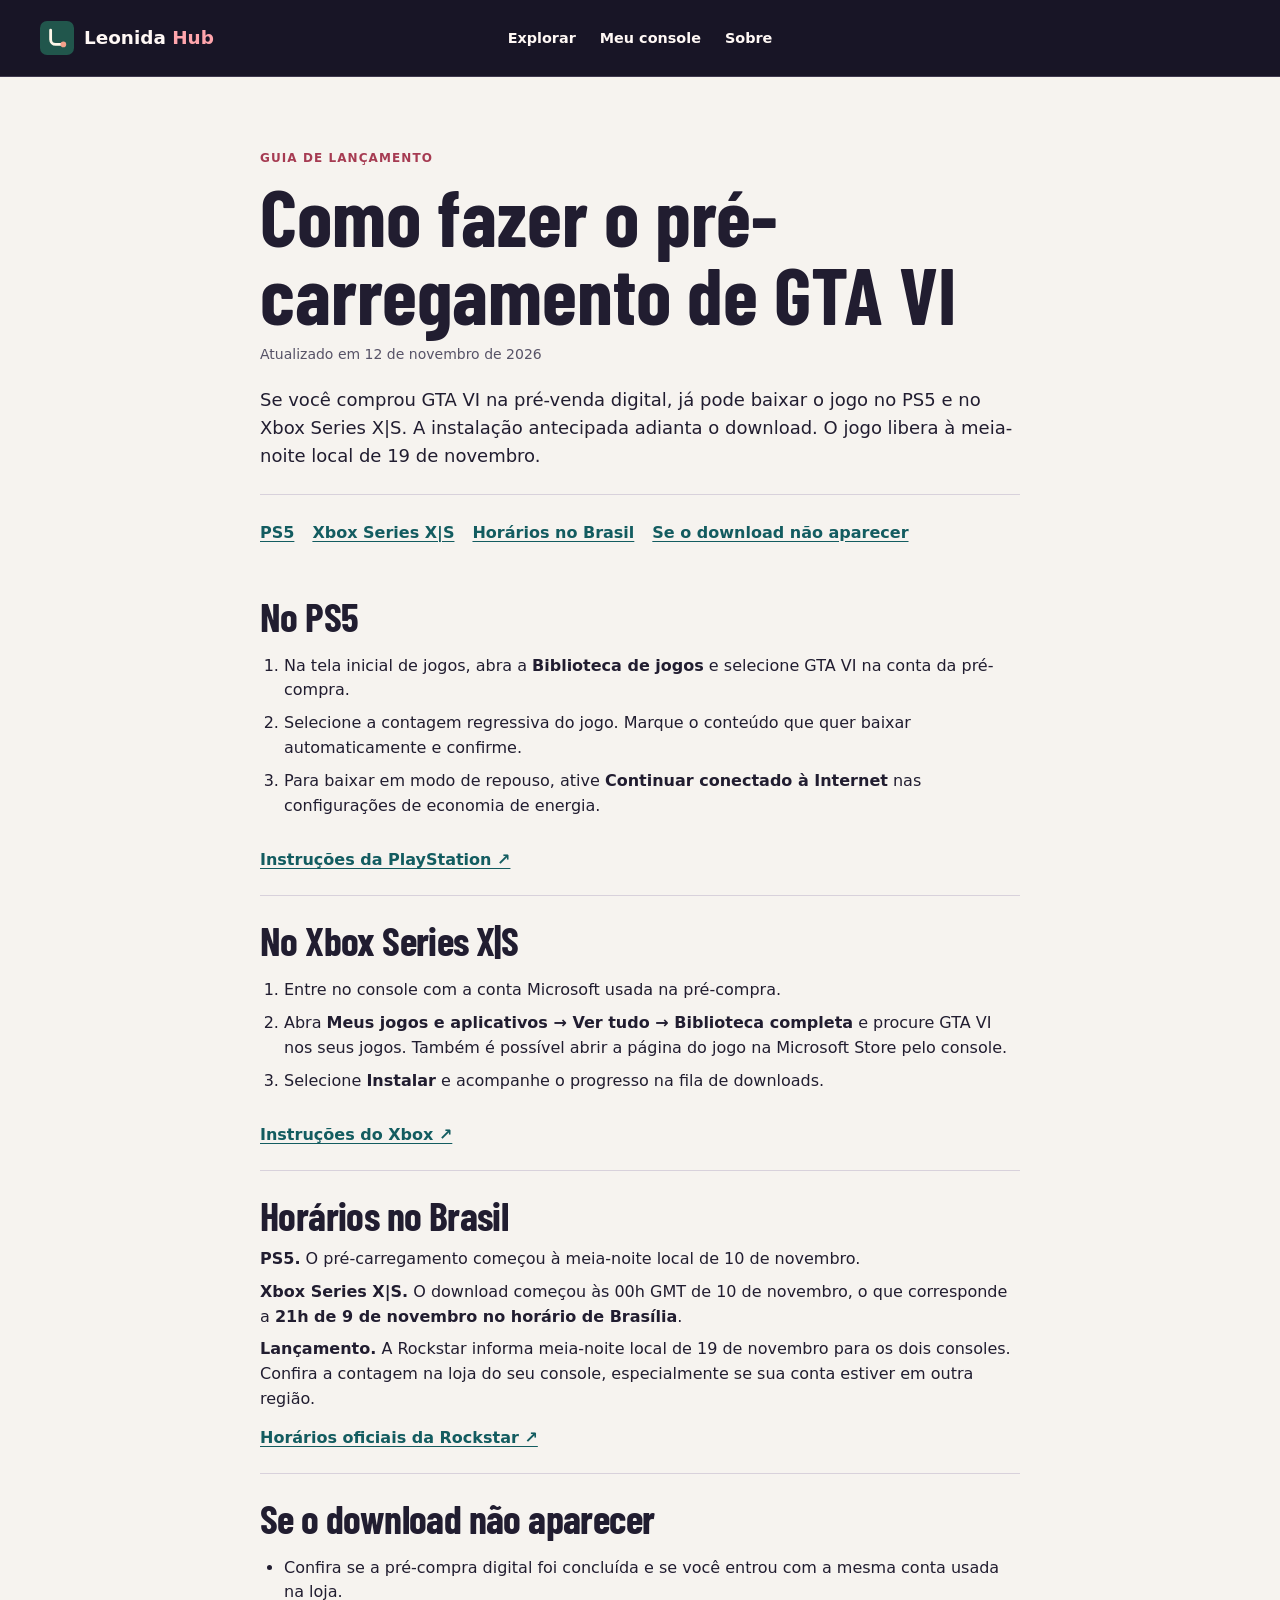
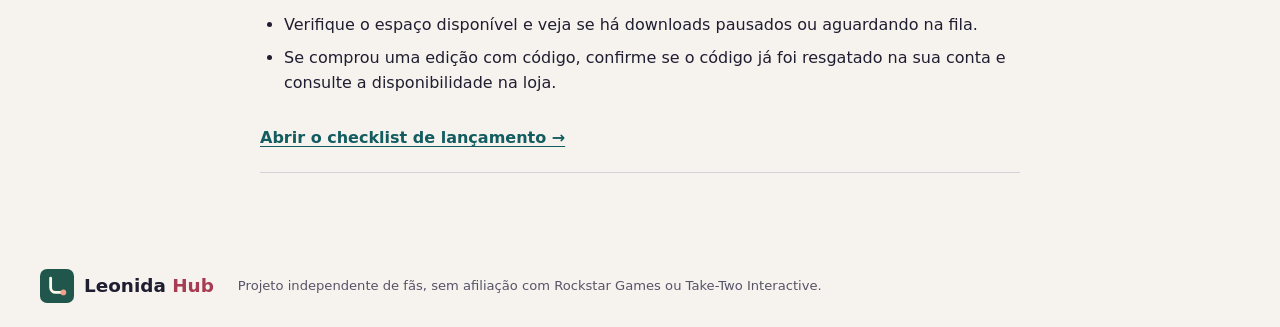
<file: leonida-hub/pre-carregamento.html>
<!doctype html>
<html lang="pt-BR">
<head>
  <meta charset="utf-8">
  <meta name="viewport" content="width=device-width, initial-scale=1">
  <meta name="theme-color" content="#181526">
  <meta name="description" content="Saiba como fazer o pré-carregamento de GTA VI no PS5 e Xbox Series X|S e confira os horários de lançamento no Brasil.">
  <title>Como fazer o pré-carregamento de GTA VI | Leonida Hub</title>
  <link rel="icon" href="favicon.svg" type="image/svg+xml">
  <link rel="stylesheet" href="styles.css">
</head>
<body>
  <a class="skip-link" href="#conteudo">Pular para conteúdo</a>
  <header class="site-header">
    <div class="shell topbar">
      <a class="brand" href="index.html" aria-label="Leonida Hub, início">
        <span class="brand-mark" aria-hidden="true"></span><span>Leonida <strong>Hub</strong></span>
      </a>
      <nav class="nav" aria-label="Principal">
        <a href="index.html#explorar">Explorar</a>
        <a href="index.html#ferramentas">Meu console</a>
        <a href="index.html#informacoes">Sobre</a>
      </nav>
    </div>
  </header>

  <main id="conteudo" class="shell guide">
    <article>
      <header>
        <p class="eyebrow">Guia de lançamento</p>
        <h1>Como fazer o pré-carregamento de GTA VI</h1>
        <p class="updated">Atualizado em <time datetime="2026-11-12">12 de novembro de 2026</time></p>
        <p class="intro">Se você comprou GTA VI na pré-venda digital, já pode baixar o jogo no PS5 e no Xbox Series X|S. A instalação antecipada adianta o download. O jogo libera à meia-noite local de 19 de novembro.</p>
      </header>

      <nav class="guide-nav" aria-label="Nesta página">
        <a class="text-link" href="#ps5">PS5</a>
        <a class="text-link" href="#xbox">Xbox Series X|S</a>
        <a class="text-link" href="#horarios">Horários no Brasil</a>
        <a class="text-link" href="#download">Se o download não aparecer</a>
      </nav>

      <section id="ps5">
        <h2>No PS5</h2>
        <ol>
          <li>Na tela inicial de jogos, abra a <strong>Biblioteca de jogos</strong> e selecione GTA VI na conta da pré-compra.</li>
          <li>Selecione a contagem regressiva do jogo. Marque o conteúdo que quer baixar automaticamente e confirme.</li>
          <li>Para baixar em modo de repouso, ative <strong>Continuar conectado à Internet</strong> nas configurações de economia de energia.</li>
        </ol>
        <a class="text-link" href="https://www.playstation.com/pt-br/support/games/pre-order-games-automatic-download-ps-store/">Instruções da PlayStation ↗</a>
      </section>

      <section id="xbox">
        <h2>No Xbox Series X|S</h2>
        <ol>
          <li>Entre no console com a conta Microsoft usada na pré-compra.</li>
          <li>Abra <strong>Meus jogos e aplicativos → Ver tudo → Biblioteca completa</strong> e procure GTA VI nos seus jogos. Também é possível abrir a página do jogo na Microsoft Store pelo console.</li>
          <li>Selecione <strong>Instalar</strong> e acompanhe o progresso na fila de downloads.</li>
        </ol>
        <a class="text-link" href="https://support.xbox.com/pt-BR/help/games-apps/game-setup-and-play/install-games">Instruções do Xbox ↗</a>
      </section>

      <section id="horarios">
        <h2>Horários no Brasil</h2>
        <p><strong>PS5.</strong> O pré-carregamento começou à meia-noite local de 10 de novembro.</p>
        <p><strong>Xbox Series X|S.</strong> O download começou às 00h GMT de 10 de novembro, o que corresponde a <strong>21h de 9 de novembro no horário de Brasília</strong>.</p>
        <p><strong>Lançamento.</strong> A Rockstar informa meia-noite local de 19 de novembro para os dois consoles. Confira a contagem na loja do seu console, especialmente se sua conta estiver em outra região.</p>
        <a class="text-link" href="https://support.rockstargames.com/articles/29jV3Cv2cCgvwM1XgtMO5o/grand-theft-auto-vi-regional-pre-load-and-release-times-on-playstation-5-and-xbox-series-x-or-s?pubDate=20261110">Horários oficiais da Rockstar ↗</a>
      </section>

      <section id="download">
        <h2>Se o download não aparecer</h2>
        <ul>
          <li>Confira se a pré-compra digital foi concluída e se você entrou com a mesma conta usada na loja.</li>
          <li>Verifique o espaço disponível e veja se há downloads pausados ou aguardando na fila.</li>
          <li>Se comprou uma edição com código, confirme se o código já foi resgatado na sua conta e consulte a disponibilidade na loja.</li>
        </ul>
        <a class="text-link" href="index.html#ferramentas">Abrir o checklist de lançamento →</a>
      </section>
    </article>
  </main>

  <footer class="site-footer">
    <div class="shell footer">
      <a class="brand" href="index.html"><span class="brand-mark" aria-hidden="true"></span><span>Leonida <strong>Hub</strong></span></a>
      <p>Projeto independente de fãs, sem afiliação com Rockstar Games ou Take-Two Interactive.</p>
    </div>
  </footer>
</body>
</html>
</file>
<file: leonida-hub/styles.css>
@import url("https://fonts.googleapis.com/css2?family=Barlow+Condensed:wght@600;700;800&display=swap");

:root {
  color-scheme: light;
  --paper: #f6f3ef;
  --white: #fffcf6;
  --ink: #211d30;
  --muted: #575367;
  --teal: #135c60;
  --coral: #a63b52;
  --rule: #d8d1db;
  --display: "Barlow Condensed", "Arial Narrow", sans-serif;
  --night: #181526;
  --pink: #ffa5ac;
  --aqua: #8ee7de;
  font: 16px/1.55 "Segoe UI", system-ui, sans-serif;
  color: var(--ink);
  background: var(--paper);
}

*, *::before, *::after { box-sizing: border-box; }
body, h1, h2, h3, p, figure { margin: 0; }
a { color: inherit; }
button, input { font: inherit; }
button { cursor: pointer; }
:focus-visible { outline: 3px solid var(--coral); outline-offset: 4px; }
.shell { width: min(1200px, calc(100% - 64px)); margin-inline: auto; }
.skip-link {
  position: absolute;
  z-index: 2;
  top: 8px;
  left: 8px;
  transform: translateY(-200%);
  background: var(--white);
  padding: 10px 16px;
}
.skip-link:focus { transform: none; }

.site-header {
  background: var(--night);
  border-bottom: 1px solid #3f394e;
  color: #fff8f5;
}
.site-header .brand strong { color: var(--pink); }
.site-header .top-action { color: var(--aqua); }
.hero-band :focus-visible, .site-header :focus-visible { outline-color: var(--aqua); }
.topbar {
  display: grid;
  grid-template-columns: 1fr auto 1fr;
  align-items: center;
  gap: 28px;
  min-height: 76px;
}
.brand, .nav a, .top-action { text-decoration: none; }
.brand {
  display: inline-flex;
  align-items: center;
  gap: 10px;
  justify-self: start;
  width: fit-content;
  font-size: 1.15rem;
  font-weight: 750;
  white-space: nowrap;
}
.brand strong { color: var(--coral); }
.brand-mark { width: 34px; height: 34px; background: url("favicon.svg") center / contain no-repeat; }
.nav { display: flex; flex-wrap: wrap; gap: 24px; }
.nav a, .top-action { padding-block: 9px; font-weight: 600; font-size: .9rem; }
.nav a:hover, .top-action:hover, .text-link:hover, .card-link:hover { text-decoration: underline; }
.top-action { justify-self: end; color: var(--teal); white-space: nowrap; }

.hero-band { background: var(--night); color: #fff8f5; }
.hero {
  display: grid;
  grid-template-columns: minmax(0, 4fr) minmax(0, 6fr);
  align-items: center;
  gap: clamp(28px, 5vw, 76px);
  padding-block: clamp(36px, 6vw, 80px) 28px;
}
.hero-copy { border-inline-start: 2px solid var(--pink); padding-inline-start: clamp(14px, 2.5vw, 30px); }
.eyebrow, .card-category {
  color: var(--coral);
  font-size: .75rem;
  font-weight: 750;
  letter-spacing: .09em;
  text-transform: uppercase;
}
.hero-band .eyebrow { color: var(--aqua); }
h1, h2, h3 { font-family: var(--display); }
.hero h1 {
  margin-block: 8px 16px;
  font-size: clamp(2rem, 4.2vw, 4rem);
  font-weight: 700;
  line-height: .98;
  text-wrap: balance;
}
.hero h1 span {
  display: block;
  margin-bottom: .08em;
  color: var(--pink);
  font-size: clamp(4.1rem, 8vw, 7.5rem);
  font-weight: 800;
  line-height: .9;
  letter-spacing: -.025em;
}
.hero-description { max-width: 40ch; color: #e2dbe8; }
.hero-actions { display: flex; flex-wrap: wrap; align-items: center; gap: 8px 16px; margin-top: 20px; }
.hero-actions > a:not(.button) { color: var(--aqua); font-size: .875rem; text-underline-offset: 3px; }
.button {
  display: inline-flex;
  align-items: center;
  gap: 12px;
  background: var(--aqua);
  color: var(--night);
  padding: 11px 14px;
  font-size: .9rem;
  font-weight: 700;
  text-decoration: none;
}
.button:hover { background: #baf6ef; }
.trailer-stage { position: relative; aspect-ratio: 16 / 9; background: #101018; border: 1px solid #51475c; }
.trailer-stage iframe, .trailer-cover, .trailer-cover img { display: block; width: 100%; height: 100%; }
.trailer-stage iframe { border: 0; }
.trailer-cover img { object-fit: cover; }
.trailer-cover > span {
  position: absolute;
  inset-inline-start: 12px;
  inset-block-end: 12px;
  padding: 10px 14px;
  background: var(--night);
  color: #fff8f5;
  font-size: .875rem;
  font-weight: 700;
}
.trailer-cover > span > span { margin-inline-end: 5px; color: var(--pink); }
.trailer-cover:hover > span { background: #332a44; }
.hero-media figcaption {
  display: flex;
  justify-content: space-between;
  flex-wrap: wrap;
  gap: 4px 16px;
  color: #e2dbe8;
  font-size: .8rem;
  margin-top: 8px;
}
.hero-media figcaption a { color: var(--aqua); text-underline-offset: 3px; }

.launch-panel {
  display: flex;
  justify-content: space-between;
  align-items: center;
  gap: 16px 30px;
  border-top: 1px solid #51475c;
  padding: 16px 0;
}
.launch-date { font: 700 clamp(1.2rem, 2.6vw, 1.6rem)/1.25 var(--display); margin-top: 4px; }
.countdown { display: grid; grid-auto-flow: column; grid-auto-columns: 1fr; gap: 6px; }
.countdown div { min-width: 50px; padding-inline: 8px; text-align: center; border-inline-start: 1px solid #51475c; }
.countdown b, .countdown small { display: block; }
.countdown b { color: var(--pink); font: 700 1.45rem/1.1 var(--display); font-variant-numeric: tabular-nums; }
.countdown small { color: #e2dbe8; font-size: .65rem; margin-top: 3px; }

.section { padding-block: clamp(36px, 6vw, 72px); border-bottom: 1px solid var(--rule); }
.section-heading { margin-bottom: 22px; }
h2 { font-size: clamp(2rem, 4vw, 3.2rem); line-height: 1.1; letter-spacing: -.015em; }
.section-heading p, .info p { margin-top: 8px; color: var(--muted); }
.explore-controls { display: flex; flex-wrap: wrap; gap: 12px 20px; align-items: center; margin-bottom: 22px; }
.search {
  display: flex;
  align-items: center;
  gap: 8px;
  flex: 1 1 240px;
  min-width: 0;
  max-width: 400px;
  padding: 0 12px;
  background: var(--white);
  border: 1px solid var(--rule);
}
.search:focus-within { outline: 2px solid var(--teal); }
.search input { width: 100%; min-width: 0; height: 44px; border: 0; background: transparent; color: var(--ink); outline: 0; }
.search kbd { color: var(--muted); padding-inline: 5px; border: 1px solid var(--rule); }
.filters { display: flex; flex-wrap: wrap; gap: 6px; }
.filter {
  border: 1px solid transparent;
  background: transparent;
  color: var(--ink);
  padding: 8px 10px;
  min-height: 44px;
  font-size: .875rem;
}
.filter:hover { border-color: var(--rule); }
.filter.active { background: var(--teal); color: var(--white); }

.cards { display: grid; grid-template-columns: repeat(2, minmax(0, 1fr)); gap: 12px; }
.content-card { background: var(--white); border: 1px solid var(--rule); }
.featured-card { border-inline-start: 4px solid var(--coral); background: #fff8f5; }
.card-body { display: flex; flex-direction: column; height: 100%; padding: 18px 22px 22px; }
.card-top { display: flex; align-items: center; justify-content: space-between; gap: 10px; }
.save, .reset { border: 0; background: transparent; color: var(--teal); }
.save { width: 44px; height: 44px; flex: none; font-size: 1.35rem; line-height: 1; }
.save:hover, .reset:hover { background: var(--paper); }
.content-card h3, .tool-card h3 { font-size: 1.6rem; letter-spacing: -.025em; line-height: 1.1; }
.content-card p { color: var(--muted); margin-block: 9px 16px; }
.card-link, .text-link { color: var(--teal); font-weight: 650; text-underline-offset: 3px; }
.card-link { margin-top: auto; padding-block: 8px; font-size: .9rem; }
.empty { padding-block: 14px; color: var(--muted); }

.console-section { padding-block-start: clamp(28px, 4vw, 48px); }
.tools-grid { display: grid; grid-template-columns: minmax(0, 1fr) minmax(0, 1fr); gap: 18px; }
.console-panel { border: 1px solid var(--rule); background: #e9efee; padding: clamp(16px, 3vw, 30px); }
.console-choice { min-inline-size: 0; margin: 0; padding: 0; border: 0; }
.console-choice legend { font-weight: 700; padding: 0; margin-bottom: 10px; }
.console-options { display: flex; flex-wrap: wrap; gap: 8px; }
.console-options label {
  display: flex;
  align-items: center;
  min-height: 44px;
  gap: 8px;
  border: 1px solid #a9bdbc;
  background: var(--white);
  padding-inline: 10px;
  cursor: pointer;
}
.console-options label:has(:checked) { border-color: var(--teal); background: var(--teal); color: var(--white); }
.console-options input { margin: 0; accent-color: var(--teal); }
.console-options label:has(:checked) input { accent-color: var(--aqua); }
.console-details { margin-block: 16px; }
.console-details p { display: grid; grid-template-columns: minmax(0, 1fr); border-top: 1px solid #c4d2d1; padding-block: 8px; }
.console-details span { color: var(--muted); }
.tool-card { background: var(--white); border: 1px solid var(--rule); padding: clamp(16px, 3vw, 30px); }
.tool-card > p { margin-top: 8px; color: var(--muted); }
.checklist { margin-block: 16px 10px; }
.check-item { display: flex; align-items: center; min-height: 44px; gap: 10px; cursor: pointer; }
.check-item input { width: 18px; height: 18px; flex: none; margin: 0; accent-color: var(--teal); }
.progress { display: flex; align-items: center; justify-content: space-between; gap: 8px; font-size: .85rem; }
.reset { min-height: 44px; padding-inline: 8px; }
.progress-track { height: 5px; background: var(--rule); }
#progress-fill { height: 100%; width: 0; background: var(--teal); }
.roadmap { padding-block: 14px; border-bottom: 1px solid var(--rule); color: var(--muted); }
.roadmap summary { width: fit-content; cursor: pointer; }
.roadmap ul { margin-bottom: 0; }
.info { display: flex; align-items: end; justify-content: space-between; flex-wrap: wrap; gap: 14px 32px; }
.info p { max-width: 64ch; }
.site-footer { padding-block: 24px; }
.footer { display: flex; align-items: center; flex-wrap: wrap; gap: 12px 24px; }
.footer p { flex: 1 1 280px; }
.footer > :not(.brand) { font-size: .82rem; color: var(--muted); }

.guide { max-width: 760px; padding-block: clamp(32px, 6vw, 72px); }
.guide header { padding-bottom: 24px; border-bottom: 1px solid var(--rule); }
.guide h1 { margin-block: 8px 12px; font-size: clamp(2.7rem, 7vw, 5rem); line-height: .98; }
.guide .updated { color: var(--muted); font-size: .875rem; }
.guide .intro { margin-top: 20px; font-size: 1.125rem; }
.guide-nav { display: flex; flex-wrap: wrap; gap: 6px 18px; margin-block: 18px; }
.guide-nav a { display: inline-block; padding-block: 8px; }
.guide section { padding-block: 22px; border-bottom: 1px solid var(--rule); }
.guide section h2 { font-size: clamp(1.8rem, 5vw, 2.5rem); margin-bottom: 10px; }
.guide section p + p, .guide li + li { margin-top: 8px; }
.guide ul, .guide ol { padding-inline-start: 1.5rem; }
.guide section > .text-link { display: inline-block; margin-top: 14px; }

@media (max-width: 680px) {
  .shell { width: calc(100% - 32px); }
  .topbar { grid-template-columns: 1fr auto; gap: 4px 16px; padding-top: 12px; }
  .nav { grid-row: 2; grid-column: 1 / -1; gap: 20px; }
  .top-action, .nav a { min-height: 44px; display: flex; align-items: center; }
  .hero, .tools-grid { grid-template-columns: minmax(0, 1fr); }
  .hero { gap: 24px; }
  .launch-panel { flex-wrap: wrap; }
  .countdown div:first-child { border-inline-start: 0; }
  .search { max-width: none; }
}

@media (max-width: 560px) {
  .cards { grid-template-columns: minmax(0, 1fr); }
  .search kbd { display: none; }
}

.ocean-floor, .ocean-footer {
  --ink: #fff3f5;
  --muted: #e3cfe9;
  --white: #38264f;
  --paper: #553568;
  --rule: #aa759e;
  --teal: #8aefe1;
  --coral: #ffbc8c;
  --ocean-contrast: #29182c;
  color: var(--ink);
  color-scheme: dark;
}
.ocean-floor {
  --ocean-fade: clamp(90px, 10vw, 150px);
  position: relative;
  isolation: isolate;
  background:
    linear-gradient(to bottom, var(--night), transparent var(--ocean-fade)),
    linear-gradient(163deg, #862f83, #522668 42%, #32204e 77%, #263451);
}
.ocean-footer { background: #263451; }
.ocean-floor :focus-visible, .ocean-footer :focus-visible { outline-color: var(--teal); }
.ocean-content { position: relative; }
.ocean-sky {
  position: absolute;
  z-index: -1;
  inset: 0 0 auto;
  height: clamp(300px, 40vw, 540px);
  overflow: hidden;
  pointer-events: none;
  background: radial-gradient(ellipse at 72% 8%, #f57499 0%, #b74891 24%, transparent 71%);
  mask-image: linear-gradient(to bottom, transparent, #000 var(--ocean-fade));
}
.ocean-sun {
  position: absolute;
  inset: 14px 19% auto auto;
  width: clamp(90px, 15vw, 190px);
  aspect-ratio: 1;
  border-radius: 50%;
  background: linear-gradient(#ffd285, #ffaf78 55%, #f87e8e);
  box-shadow: 0 0 42px #ffbc8670;
}
.ocean-light {
  position: absolute;
  inset: 64px -12% auto;
  height: 120px;
  background: repeating-linear-gradient(0deg, transparent 0 15px, #ffd2a750 15px 17px, transparent 17px 29px);
  mask-image: linear-gradient(90deg, transparent 7%, #000 45% 74%, transparent);
}
.ocean-palm {
  position: absolute;
  inset: var(--tree-top) var(--tree-right) auto auto;
  width: 10px;
  height: var(--tree-height);
  border-radius: 65% 20% 10% 40%;
  background: currentColor;
  color: #36214d;
  transform-origin: 50% 100%;
}
.ocean-palm i {
  position: absolute;
  inset: 0 auto auto 40%;
  width: var(--frond-size);
  height: calc(var(--frond-size) * .48);
  border-top: 5px solid currentColor;
  border-radius: 66% 100% 0 0;
  transform-origin: 0 0;
  transform: rotate(var(--angle));
}
.ocean-palm i:nth-child(1) { --angle: -65deg; }
.ocean-palm i:nth-child(2) { --angle: -29deg; }
.ocean-palm i:nth-child(3) { --angle: 11deg; }
.ocean-palm i:nth-child(4) { --angle: 152deg; }
.ocean-palm i:nth-child(5) { --angle: 193deg; }
.ocean-palm i:nth-child(6) { --angle: 226deg; }
.ocean-palm i:nth-child(n+4) {
  border-top: 0;
  border-bottom: 5px solid currentColor;
  border-radius: 0 0 100% 66%;
}
.ocean-palm-front { --tree-top: 52px; --tree-right: 11%; --tree-height: 235px; --frond-size: clamp(45px, 8vw, 94px); --sway-speed: 5.4s; }
.ocean-palm-back { --tree-top: 76px; --tree-right: 4%; --tree-height: 190px; --frond-size: clamp(36px, 6vw, 69px); --sway-speed: 7.6s; --sway-delay: -2s; opacity: .62; }
.ocean-palm-left { --tree-top: 76px; --tree-right: 94%; --tree-height: 170px; --frond-size: clamp(38px, 6vw, 70px); --sway-speed: 6.2s; --sway-delay: -3s; opacity: .46; }

.ocean-floor[data-motion="on"] .ocean-palm { animation: ocean-sway var(--sway-speed) ease-in-out var(--sway-delay, 0s) infinite alternate; }
.ocean-floor[data-motion="on"] .ocean-light { animation: ocean-drift 15s ease-in-out infinite alternate; }
.ocean-floor .ocean-sky[data-visible="false"] :is(.ocean-palm, .ocean-light) { animation-play-state: paused; }
@keyframes ocean-sway { from { transform: rotate(-5deg); } to { transform: rotate(4deg); } }
@keyframes ocean-drift { from { transform: translateX(-2%); opacity: .65; } to { transform: translateX(3%); opacity: 1; } }

.ocean-floor .console-section { padding-block-start: clamp(76px, 10vw, 144px); }
.ocean-heading { display: flex; flex-wrap: wrap; align-items: center; justify-content: space-between; gap: 10px; }
.ocean-heading h2 { text-shadow: 0 2px 12px #381639; }
.motion-toggle:not([hidden]) {
  display: inline-flex;
  align-items: center;
  gap: 8px;
  min-height: 44px;
  padding-inline: 10px;
  background: var(--white);
  border: 1px solid var(--rule);
  border-radius: 8px;
  cursor: pointer;
  font-size: .875rem;
}
.motion-toggle input { margin: 0; accent-color: var(--teal); }
.ocean-floor .console-panel, .ocean-floor .featured-card { background: #492954; }
.ocean-floor :is(.tool-card, .console-panel, .content-card) { border-radius: 14px; }
.ocean-floor .console-details p { border-color: var(--rule); }
.ocean-floor .console-options label { border-color: var(--rule); }
.ocean-floor .console-options label:has(:checked),
.ocean-floor .filter.active { color: var(--ocean-contrast); }
.ocean-floor .console-options label:has(:checked) input { accent-color: var(--ocean-contrast); }
.ocean-floor .search input::placeholder { color: var(--muted); }
.ocean-floor[data-motion="on"] #progress-fill { transition: width 240ms ease; }
@media (prefers-reduced-motion: reduce) {
  .ocean-floor[data-motion="on"] :is(.ocean-palm, .ocean-light) { animation: none; }
  .ocean-floor[data-motion="on"] #progress-fill { transition: none; }
}
</file>
